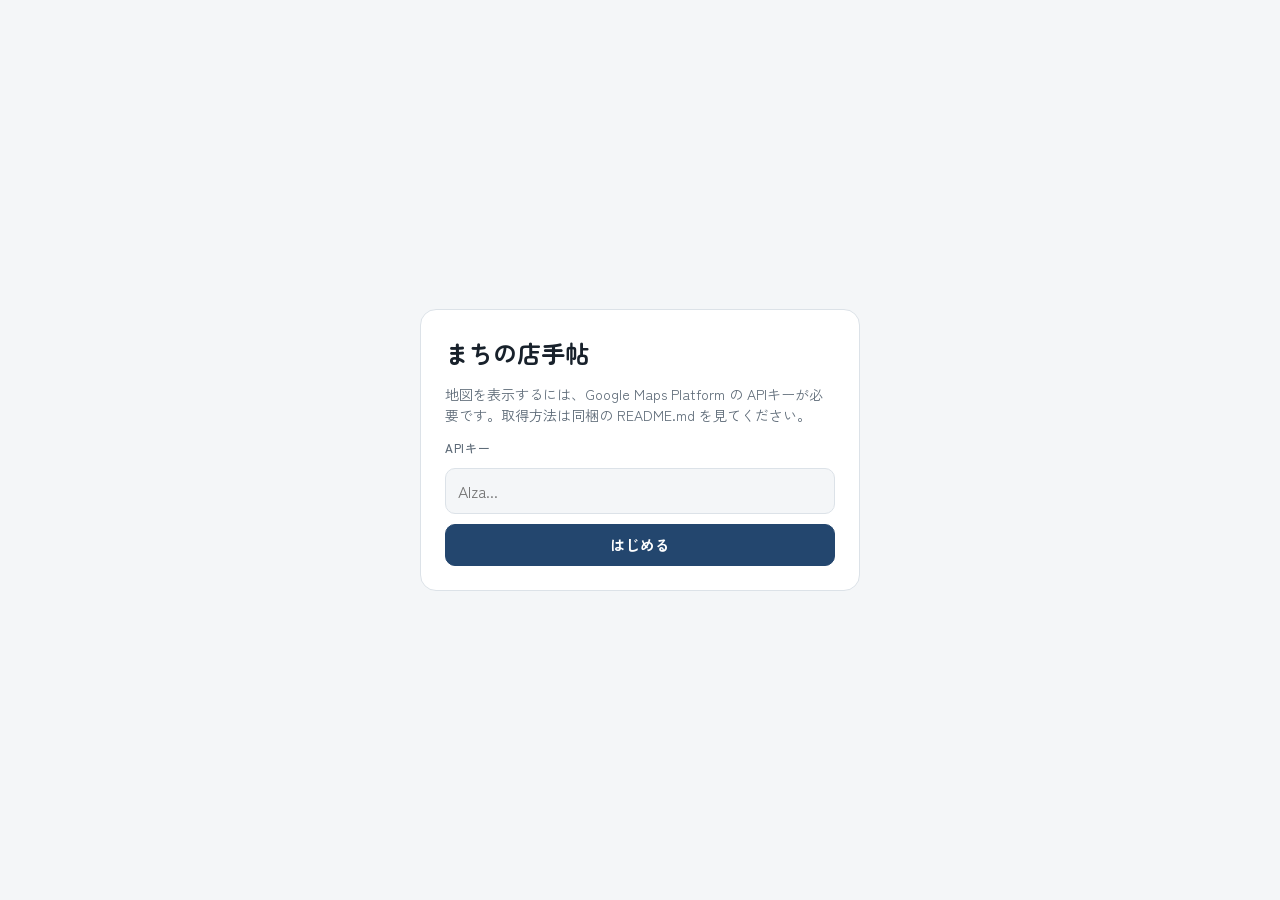
<file: index.html>
<!doctype html>
<html lang="ja">
<head>
<meta charset="utf-8">
<meta name="viewport" content="width=device-width,initial-scale=1,viewport-fit=cover">
<title>まちの店手帖</title>
<meta name="theme-color" content="#1F3A5F">
<meta name="apple-mobile-web-app-capable" content="yes">
<meta name="apple-mobile-web-app-title" content="店手帖">
<link rel="manifest" href="manifest.webmanifest?v=20">
<link rel="icon" href="icon.svg?v=20" type="image/svg+xml">
<link rel="apple-touch-icon" href="apple-touch-icon.png?v=20">
<link rel="preconnect" href="https://fonts.googleapis.com">
<link rel="preconnect" href="https://fonts.gstatic.com" crossorigin>
<link rel="stylesheet" href="https://fonts.googleapis.com/css2?family=Zen+Maru+Gothic:wght@500;700&family=Zen+Kaku+Gothic+New:wght@400;500;700&display=swap">
<link rel="stylesheet" href="style.css?v=20">
<script src="config.js?v=20"></script>
<script src="app.js?v=20" defer></script>
</head>
<body>

<!-- 初回設定：APIキー入力 -->
<section id="setup" class="setup" hidden>
  <div class="setup-card">
    <h1>まちの店手帖</h1>
    <p>地図を表示するには、Google Maps Platform の APIキーが必要です。取得方法は同梱の README.md を見てください。</p>
    <form id="setupForm" class="stack">
      <label for="keyInput" class="lbl">APIキー</label>
      <input id="keyInput" type="text" autocomplete="off" spellcheck="false" placeholder="AIza...">
      <p id="setupErr" class="err" hidden></p>
      <button class="primary" type="submit">はじめる</button>
    </form>
  </div>
</section>

<div id="app" class="app">
  <div id="map" class="map" aria-label="地図"></div>

  <header class="topbar">
    <div class="brand">
      <span class="brand-name">まちの店手帖</span>
      <button type="button" class="icon-btn" id="menuBtn" aria-haspopup="true" aria-expanded="false" aria-label="メニュー">⋯</button>
    </div>
    <div class="menu" id="menu" hidden>
      <button type="button" id="exportBtn">バックアップを保存</button>
      <label class="menu-file">バックアップを読み込む<input type="file" id="importInput" accept="application/json,.json"></label>
      <button type="button" id="keyBtn">APIキーを変更</button>
    </div>
  </header>

  <div class="jump">
    <button type="button" id="nearBtn" class="near-btn">近くを探す</button>
    <button type="button" id="locateBtn" class="locate">現在地</button>
  </div>

  <button type="button" class="fab" id="addBtn">＋ 記録する</button>

  <section class="sheet" id="sheet" data-size="peek" aria-label="お店の一覧">
    <button type="button" class="handle" id="handle" aria-label="一覧を広げる・たたむ"><span></span></button>
    <div class="sheet-body" id="sheetBody"></div>
  </section>
</div>

<!-- 記録・編集フォーム -->
<dialog id="formDlg" class="dlg">
  <form id="shopForm" method="dialog" class="dlg-inner" autocomplete="off">
    <div class="dlg-head">
      <h2 id="formTitle">お店を記録</h2>
      <button type="button" class="ghost" id="formClose">閉じる</button>
    </div>

    <div class="field">
      <label for="placeQ" class="lbl">お店を探す</label>
      <div class="search-row">
        <input type="search" id="placeQ" placeholder="店名を入力（例：天神 うどん 〇〇）" enterkeyhint="search">
        <button type="button" id="placeSearch">検索</button>
      </div>
      <button type="button" class="ghost small" id="useHere">今いる場所で登録する</button>
      <ul class="cands" id="cands"></ul>
      <div class="picked" id="picked" hidden></div>
    </div>

    <div class="field">
      <label for="f-name" class="lbl">店名 <span class="req">*</span></label>
      <input type="text" id="f-name" required maxlength="60">
    </div>
    <div class="field">
      <label for="f-area" class="lbl">エリア</label>
      <input type="text" id="f-area" maxlength="30" placeholder="例：天神、博多駅前、大名">
      <div class="chips" id="areaChips"></div>
    </div>
    <div class="field">
      <span class="lbl">写真（入口・外観・料理など）</span>
      <div class="photo-grid" id="photoGrid"></div>
    </div>
    <div class="field">
      <span class="lbl">ジャンル</span>
      <div class="chips" id="genreChips"></div>
    </div>
    <div class="field">
      <span class="lbl">おすすめ度</span>
      <div class="stars" id="stars"></div>
    </div>
    <div class="field">
      <label for="f-memo" class="lbl">ひとことメモ</label>
      <textarea id="f-memo" maxlength="300" placeholder="頼んだもの、雰囲気、値段など"></textarea>
    </div>
    <div class="dlg-foot">
      <button type="button" class="ghost" id="formCancel">キャンセル</button>
      <button type="submit" class="primary" id="saveBtn">保存</button>
    </div>
  </form>
</dialog>

<div id="viewer"></div>
<div id="toast" class="toast" hidden></div>
</body>
</html>
</file>
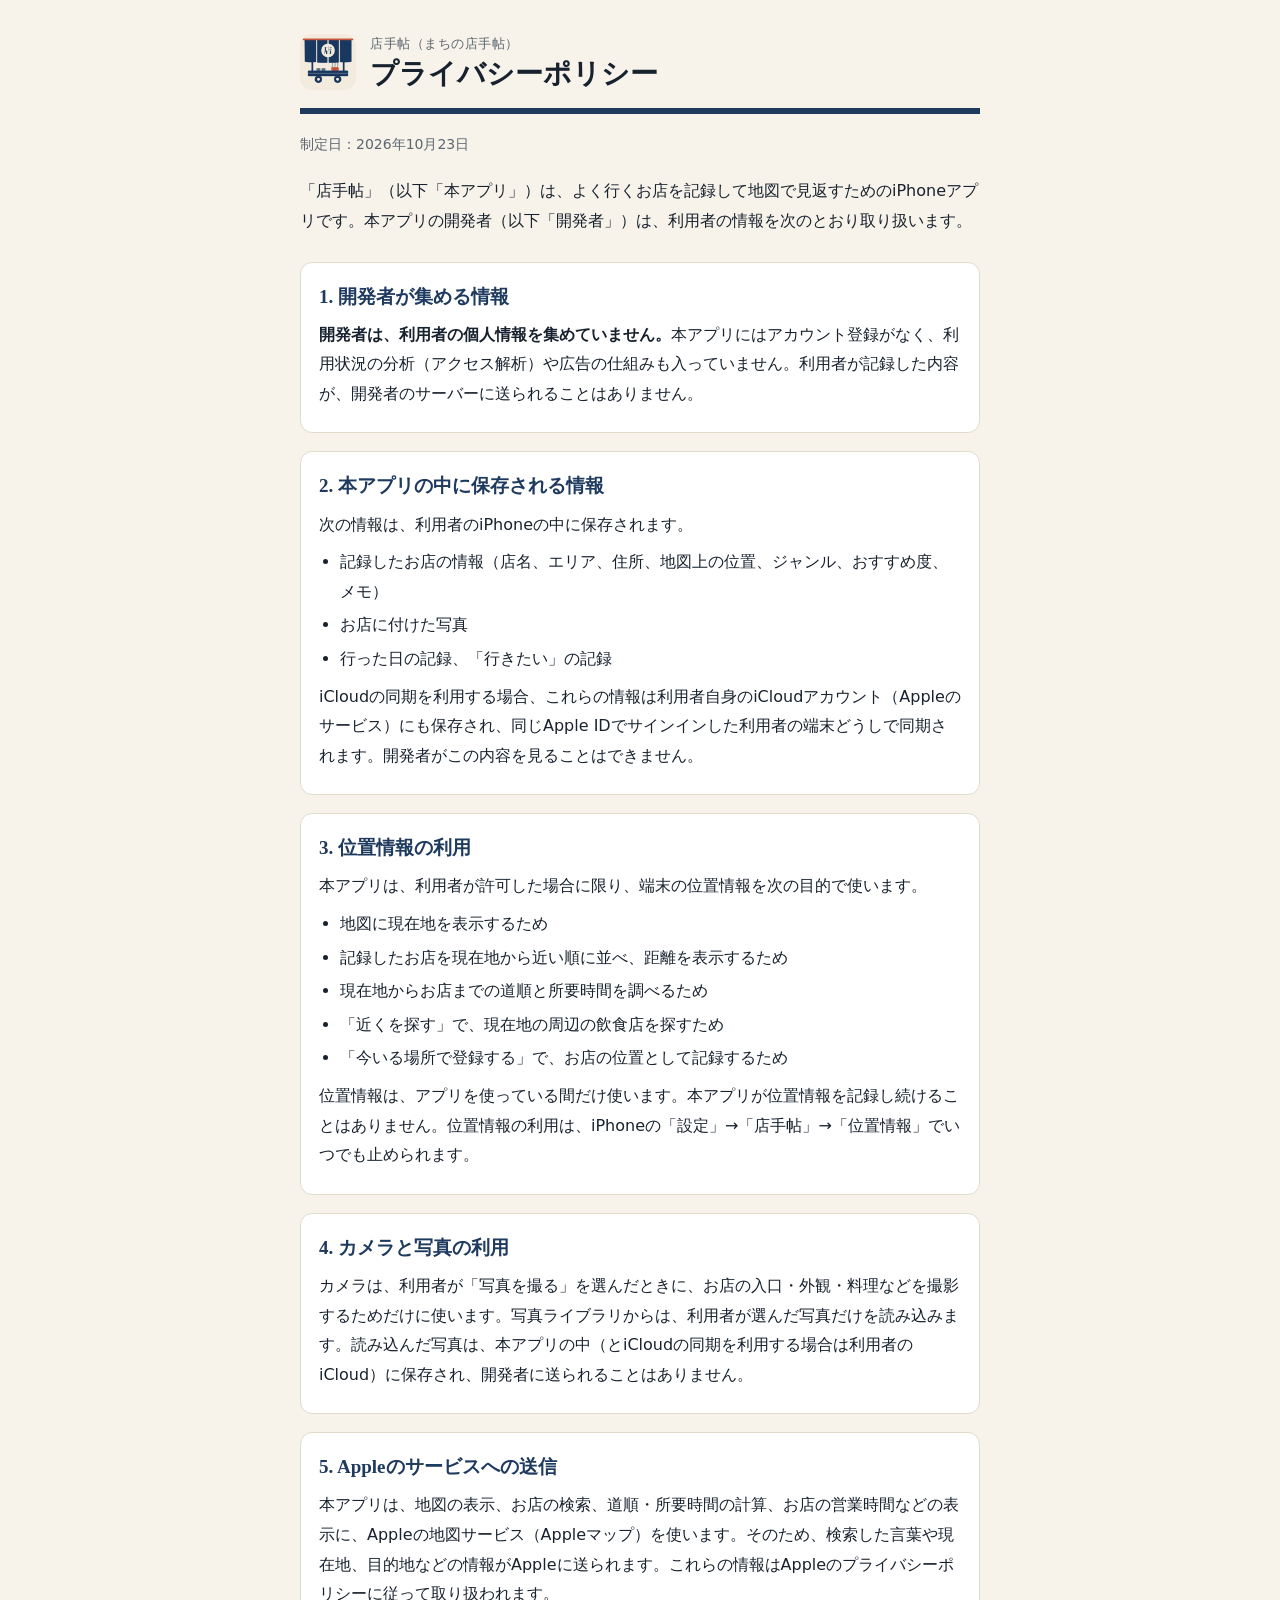
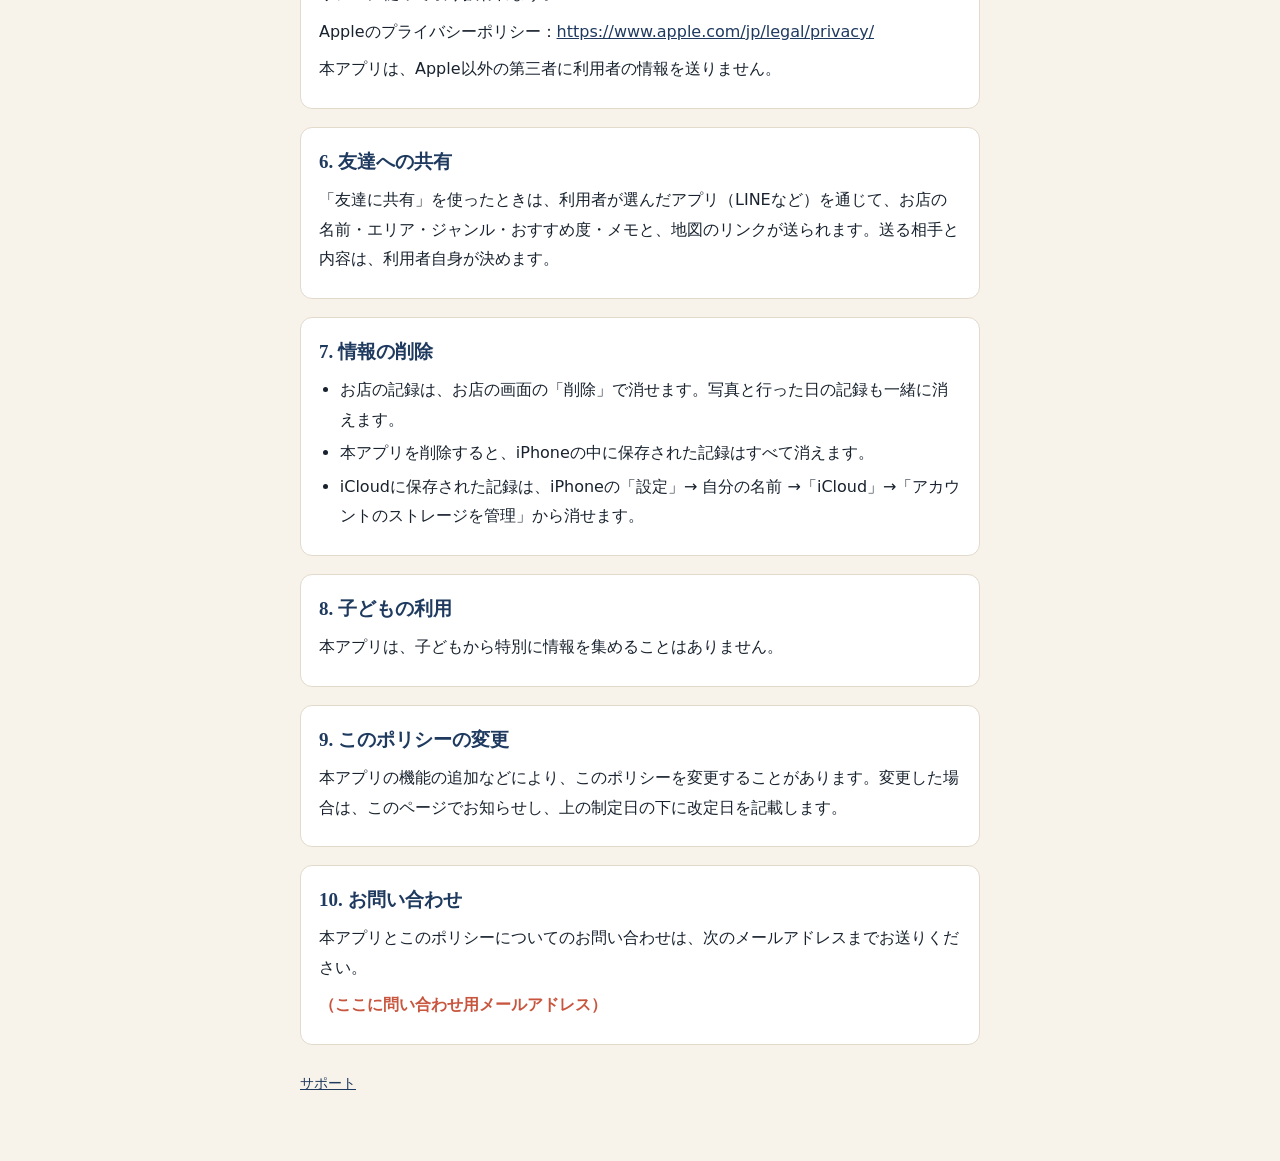
<file: privacy.html>
<!doctype html>
<html lang="ja">
<head>
<meta charset="utf-8">
<meta name="viewport" content="width=device-width,initial-scale=1">
<title>プライバシーポリシー｜店手帖</title>
<link rel="icon" href="icon.svg" type="image/svg+xml">
<link rel="stylesheet" href="doc.css">
</head>
<body>
<main class="doc">
  <header class="doc-head">
    <img src="icon-192.png" alt="" width="56" height="56">
    <div>
      <p class="eyebrow">店手帖（まちの店手帖）</p>
      <h1>プライバシーポリシー</h1>
    </div>
  </header>
  <p class="meta">制定日：2026年10月23日</p>

  <p>「店手帖」（以下「本アプリ」）は、よく行くお店を記録して地図で見返すためのiPhoneアプリです。本アプリの開発者（以下「開発者」）は、利用者の情報を次のとおり取り扱います。</p>

  <section>
    <h2>1. 開発者が集める情報</h2>
    <p><strong>開発者は、利用者の個人情報を集めていません。</strong>本アプリにはアカウント登録がなく、利用状況の分析（アクセス解析）や広告の仕組みも入っていません。利用者が記録した内容が、開発者のサーバーに送られることはありません。</p>
  </section>

  <section>
    <h2>2. 本アプリの中に保存される情報</h2>
    <p>次の情報は、利用者のiPhoneの中に保存されます。</p>
    <ul>
      <li>記録したお店の情報（店名、エリア、住所、地図上の位置、ジャンル、おすすめ度、メモ）</li>
      <li>お店に付けた写真</li>
      <li>行った日の記録、「行きたい」の記録</li>
    </ul>
    <p>iCloudの同期を利用する場合、これらの情報は利用者自身のiCloudアカウント（Appleのサービス）にも保存され、同じApple IDでサインインした利用者の端末どうしで同期されます。開発者がこの内容を見ることはできません。</p>
  </section>

  <section>
    <h2>3. 位置情報の利用</h2>
    <p>本アプリは、利用者が許可した場合に限り、端末の位置情報を次の目的で使います。</p>
    <ul>
      <li>地図に現在地を表示するため</li>
      <li>記録したお店を現在地から近い順に並べ、距離を表示するため</li>
      <li>現在地からお店までの道順と所要時間を調べるため</li>
      <li>「近くを探す」で、現在地の周辺の飲食店を探すため</li>
      <li>「今いる場所で登録する」で、お店の位置として記録するため</li>
    </ul>
    <p>位置情報は、アプリを使っている間だけ使います。本アプリが位置情報を記録し続けることはありません。位置情報の利用は、iPhoneの「設定」→「店手帖」→「位置情報」でいつでも止められます。</p>
  </section>

  <section>
    <h2>4. カメラと写真の利用</h2>
    <p>カメラは、利用者が「写真を撮る」を選んだときに、お店の入口・外観・料理などを撮影するためだけに使います。写真ライブラリからは、利用者が選んだ写真だけを読み込みます。読み込んだ写真は、本アプリの中（とiCloudの同期を利用する場合は利用者のiCloud）に保存され、開発者に送られることはありません。</p>
  </section>

  <section>
    <h2>5. Appleのサービスへの送信</h2>
    <p>本アプリは、地図の表示、お店の検索、道順・所要時間の計算、お店の営業時間などの表示に、Appleの地図サービス（Appleマップ）を使います。そのため、検索した言葉や現在地、目的地などの情報がAppleに送られます。これらの情報はAppleのプライバシーポリシーに従って取り扱われます。</p>
    <p>Appleのプライバシーポリシー：<a href="https://www.apple.com/jp/legal/privacy/">https://www.apple.com/jp/legal/privacy/</a></p>
    <p>本アプリは、Apple以外の第三者に利用者の情報を送りません。</p>
  </section>

  <section>
    <h2>6. 友達への共有</h2>
    <p>「友達に共有」を使ったときは、利用者が選んだアプリ（LINEなど）を通じて、お店の名前・エリア・ジャンル・おすすめ度・メモと、地図のリンクが送られます。送る相手と内容は、利用者自身が決めます。</p>
  </section>

  <section>
    <h2>7. 情報の削除</h2>
    <ul>
      <li>お店の記録は、お店の画面の「削除」で消せます。写真と行った日の記録も一緒に消えます。</li>
      <li>本アプリを削除すると、iPhoneの中に保存された記録はすべて消えます。</li>
      <li>iCloudに保存された記録は、iPhoneの「設定」→ 自分の名前 →「iCloud」→「アカウントのストレージを管理」から消せます。</li>
    </ul>
  </section>

  <section>
    <h2>8. 子どもの利用</h2>
    <p>本アプリは、子どもから特別に情報を集めることはありません。</p>
  </section>

  <section>
    <h2>9. このポリシーの変更</h2>
    <p>本アプリの機能の追加などにより、このポリシーを変更することがあります。変更した場合は、このページでお知らせし、上の制定日の下に改定日を記載します。</p>
  </section>

  <section>
    <h2>10. お問い合わせ</h2>
    <p>本アプリとこのポリシーについてのお問い合わせは、次のメールアドレスまでお送りください。</p>
    <p class="contact">（ここに問い合わせ用メールアドレス）</p>
  </section>

  <footer class="doc-foot">
    <a href="support.html">サポート</a>
  </footer>
</main>
</body>
</html>
</file>
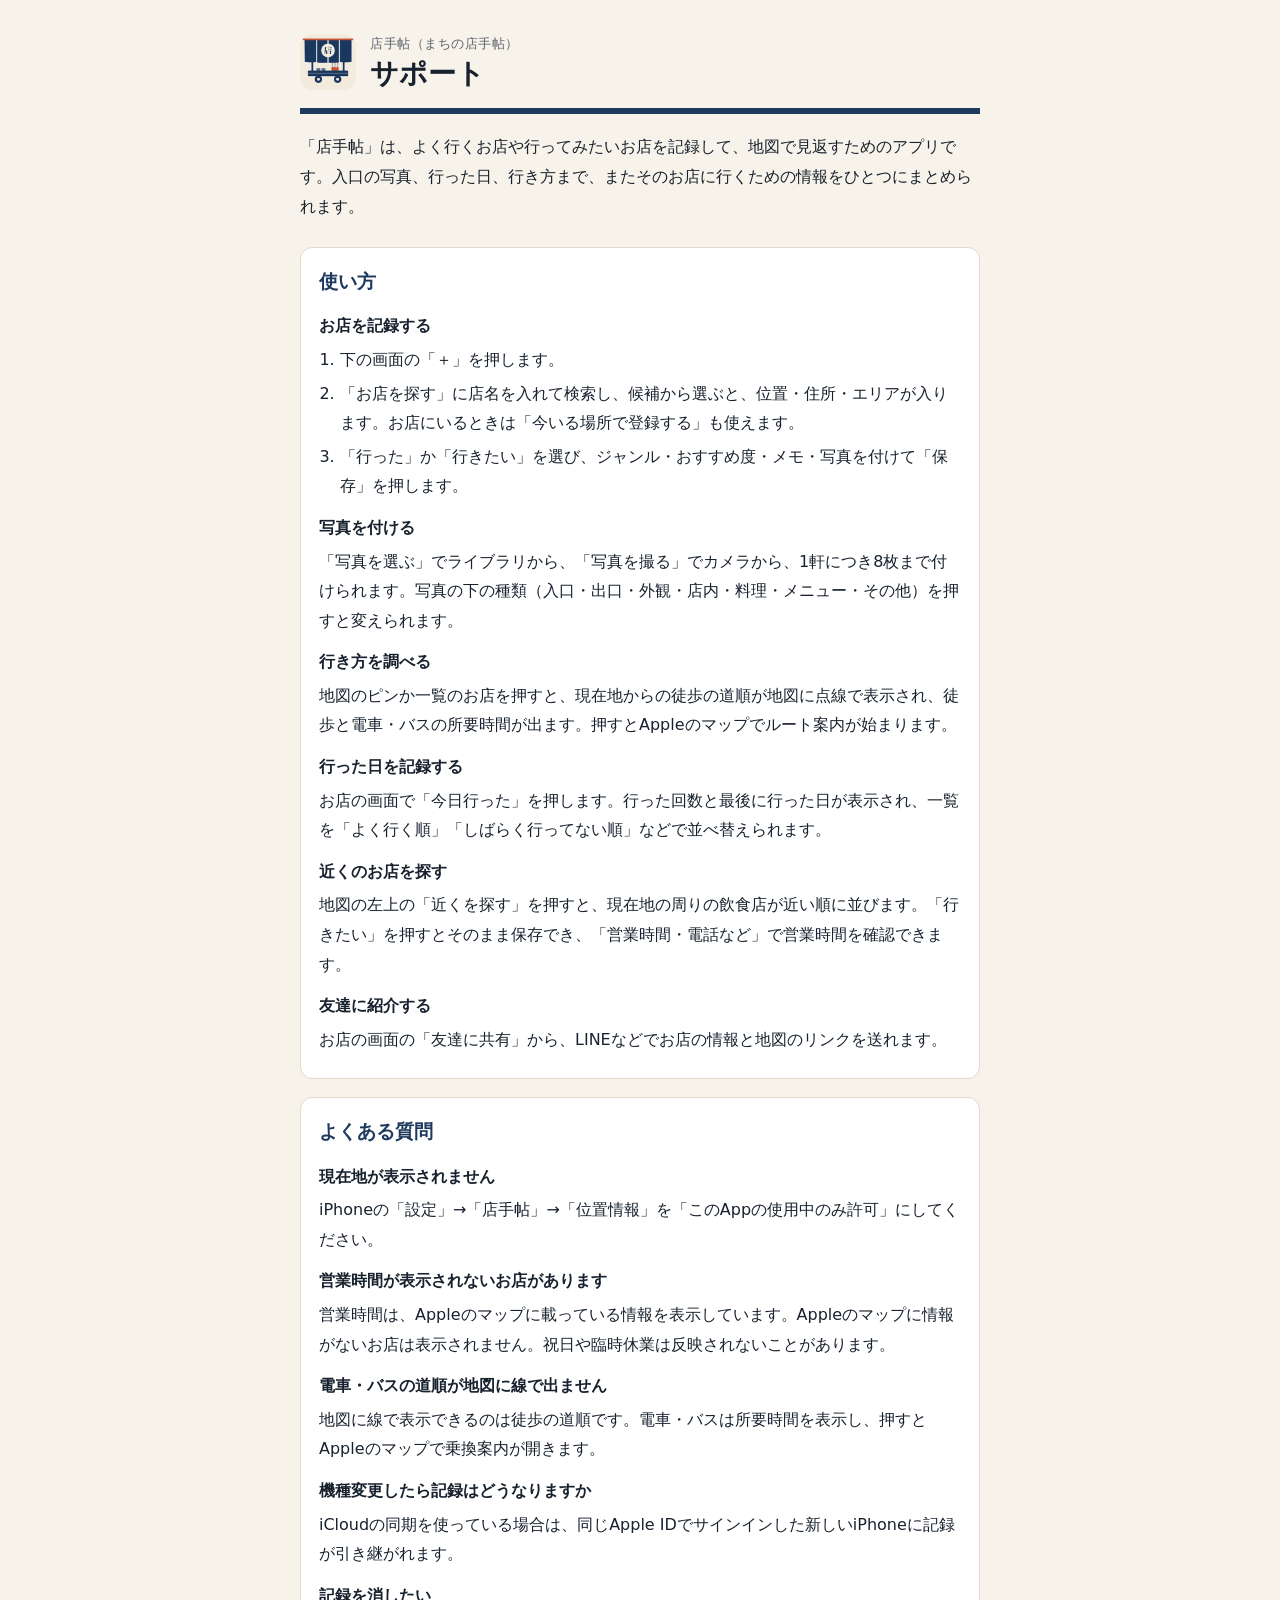
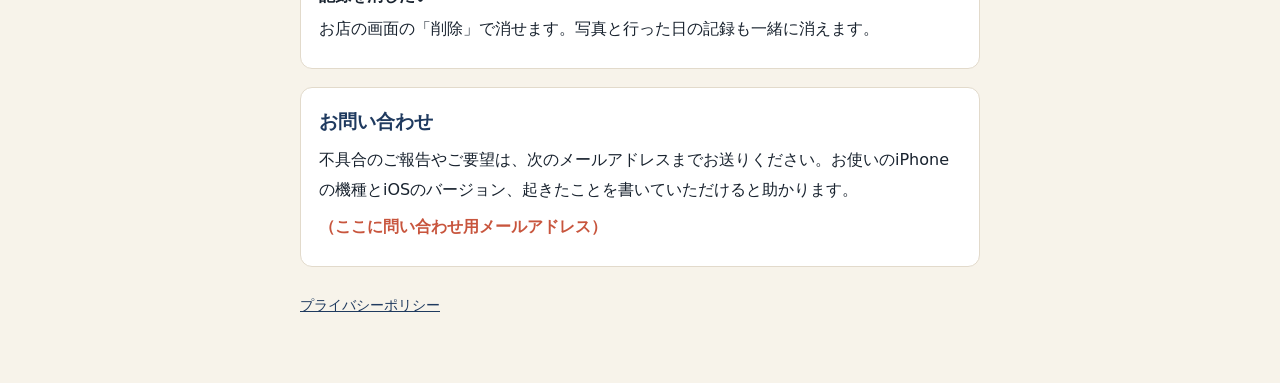
<file: support.html>
<!doctype html>
<html lang="ja">
<head>
<meta charset="utf-8">
<meta name="viewport" content="width=device-width,initial-scale=1">
<title>サポート｜店手帖</title>
<link rel="icon" href="icon.svg" type="image/svg+xml">
<link rel="stylesheet" href="doc.css">
</head>
<body>
<main class="doc">
  <header class="doc-head">
    <img src="icon-192.png" alt="" width="56" height="56">
    <div>
      <p class="eyebrow">店手帖（まちの店手帖）</p>
      <h1>サポート</h1>
    </div>
  </header>

  <p>「店手帖」は、よく行くお店や行ってみたいお店を記録して、地図で見返すためのアプリです。入口の写真、行った日、行き方まで、またそのお店に行くための情報をひとつにまとめられます。</p>

  <section>
    <h2>使い方</h2>
    <h3>お店を記録する</h3>
    <ol>
      <li>下の画面の「＋」を押します。</li>
      <li>「お店を探す」に店名を入れて検索し、候補から選ぶと、位置・住所・エリアが入ります。お店にいるときは「今いる場所で登録する」も使えます。</li>
      <li>「行った」か「行きたい」を選び、ジャンル・おすすめ度・メモ・写真を付けて「保存」を押します。</li>
    </ol>
    <h3>写真を付ける</h3>
    <p>「写真を選ぶ」でライブラリから、「写真を撮る」でカメラから、1軒につき8枚まで付けられます。写真の下の種類（入口・出口・外観・店内・料理・メニュー・その他）を押すと変えられます。</p>
    <h3>行き方を調べる</h3>
    <p>地図のピンか一覧のお店を押すと、現在地からの徒歩の道順が地図に点線で表示され、徒歩と電車・バスの所要時間が出ます。押すとAppleのマップでルート案内が始まります。</p>
    <h3>行った日を記録する</h3>
    <p>お店の画面で「今日行った」を押します。行った回数と最後に行った日が表示され、一覧を「よく行く順」「しばらく行ってない順」などで並べ替えられます。</p>
    <h3>近くのお店を探す</h3>
    <p>地図の左上の「近くを探す」を押すと、現在地の周りの飲食店が近い順に並びます。「行きたい」を押すとそのまま保存でき、「営業時間・電話など」で営業時間を確認できます。</p>
    <h3>友達に紹介する</h3>
    <p>お店の画面の「友達に共有」から、LINEなどでお店の情報と地図のリンクを送れます。</p>
  </section>

  <section>
    <h2>よくある質問</h2>
    <h3>現在地が表示されません</h3>
    <p>iPhoneの「設定」→「店手帖」→「位置情報」を「このAppの使用中のみ許可」にしてください。</p>
    <h3>営業時間が表示されないお店があります</h3>
    <p>営業時間は、Appleのマップに載っている情報を表示しています。Appleのマップに情報がないお店は表示されません。祝日や臨時休業は反映されないことがあります。</p>
    <h3>電車・バスの道順が地図に線で出ません</h3>
    <p>地図に線で表示できるのは徒歩の道順です。電車・バスは所要時間を表示し、押すとAppleのマップで乗換案内が開きます。</p>
    <h3>機種変更したら記録はどうなりますか</h3>
    <p>iCloudの同期を使っている場合は、同じApple IDでサインインした新しいiPhoneに記録が引き継がれます。</p>
    <h3>記録を消したい</h3>
    <p>お店の画面の「削除」で消せます。写真と行った日の記録も一緒に消えます。</p>
  </section>

  <section>
    <h2>お問い合わせ</h2>
    <p>不具合のご報告やご要望は、次のメールアドレスまでお送りください。お使いのiPhoneの機種とiOSのバージョン、起きたことを書いていただけると助かります。</p>
    <p class="contact">（ここに問い合わせ用メールアドレス）</p>
  </section>

  <footer class="doc-foot">
    <a href="privacy.html">プライバシーポリシー</a>
  </footer>
</main>
</body>
</html>
</file>
<file: style.css>
:root{
  color-scheme:light;
  --bg:#F4F6F8; --surface:#FFFFFF; --ink:#18212B; --muted:#5E6B78; --line:#DCE2E8;
  --accent:#23466E; --accent-ink:#FFFFFF; --accent-soft:#E3EBF4;
  --star:#D49A12; --danger:#B3362B; --chip:#EDF1F5; --walk:#4A7BB7;
  --shadow:0 6px 24px rgba(16,28,44,.16);
  --display:"Zen Maru Gothic","Hiragino Maru Gothic ProN",system-ui,sans-serif;
  --body:"Zen Kaku Gothic New","Hiragino Sans","Noto Sans JP",system-ui,sans-serif;
  --safe-t:env(safe-area-inset-top,0px); --safe-b:env(safe-area-inset-bottom,0px);
}
@media (prefers-color-scheme: dark){
  :root{
    color-scheme:dark;
    --bg:#11161C; --surface:#1A2129; --ink:#E7ECF1; --muted:#9AA7B4; --line:#2C3641;
    --accent:#8DB4E2; --accent-ink:#0F1822; --accent-soft:#223244;
    --star:#F0B83A; --danger:#E0786D; --chip:#242D37; --walk:#8DB4E2;
    --shadow:0 6px 24px rgba(0,0,0,.45);
  }
}
*{box-sizing:border-box}
html,body{height:100%;margin:0}
body{background:var(--bg);color:var(--ink);font-family:var(--body);font-size:15px;line-height:1.55;overflow:hidden}
button{font:inherit;cursor:pointer;border-radius:10px;border:1px solid var(--line);background:var(--surface);color:var(--ink);padding:8px 14px}
button:disabled{opacity:.5;cursor:default}
button:focus-visible,input:focus-visible,textarea:focus-visible,a:focus-visible,label:focus-within{outline:2px solid var(--accent);outline-offset:2px}
input[type=text],input[type=search],textarea{font:inherit;font-size:16px;width:100%;padding:10px 12px;border:1px solid var(--line);border-radius:10px;background:var(--bg);color:var(--ink)}
textarea{min-height:64px;resize:vertical}
.primary{background:var(--accent);color:var(--accent-ink);border-color:var(--accent);font-weight:700}
.ghost{border-color:transparent;background:transparent;color:var(--muted)}
.small{font-size:13px;padding:4px 8px;align-self:flex-start}
.danger{color:var(--danger)}
.lbl{font-size:12px;color:var(--muted);letter-spacing:.06em;font-weight:500}
.req{color:var(--danger)}
.err{color:var(--danger);font-size:13px;margin:0}
.hint{font-size:12px;color:var(--muted);margin:0}
.stack{display:flex;flex-direction:column;gap:10px}
[hidden]{display:none!important}

/* setup */
.setup{position:fixed;inset:0;display:flex;align-items:center;justify-content:center;padding:16px;background:var(--bg);z-index:50}
.setup-card{max-width:440px;width:100%;background:var(--surface);border:1px solid var(--line);border-radius:16px;padding:24px;display:flex;flex-direction:column;gap:12px}
.setup-card h1{font-family:var(--display);margin:0;font-size:24px}
.setup-card p{margin:0;color:var(--muted);font-size:14px}

/* layout */
.app{position:fixed;inset:0}
.map{position:absolute;inset:0;background:var(--chip)}
.topbar{position:absolute;top:calc(10px + var(--safe-t));left:12px;right:12px;display:flex;flex-direction:column;align-items:flex-start;gap:6px;pointer-events:none;z-index:5}
.brand{display:flex;align-items:center;gap:4px;background:var(--surface);border-radius:12px;box-shadow:var(--shadow);padding:4px 4px 4px 14px;pointer-events:auto}
.brand-name{font-family:var(--display);font-weight:700;font-size:16px;letter-spacing:.02em}
.icon-btn{border:none;background:transparent;font-size:20px;line-height:1;padding:6px 10px}
.menu{pointer-events:auto;background:var(--surface);border-radius:12px;box-shadow:var(--shadow);display:flex;flex-direction:column;padding:6px;min-width:200px}
.menu button,.menu-file{border:none;background:transparent;text-align:left;padding:10px 12px;border-radius:8px;font-size:14px;cursor:pointer;position:relative}
.menu button:hover,.menu-file:hover{background:var(--chip)}
.menu-file input{position:absolute;inset:0;opacity:0;cursor:pointer}
.jump{position:absolute;top:calc(10px + var(--safe-t));right:12px;display:flex;flex-direction:column;gap:6px;z-index:5}
.jump button{box-shadow:var(--shadow);border:none;font-size:13px;padding:7px 12px;font-weight:500}
.jump .locate{background:var(--accent);color:var(--accent-ink)}
.jump .locate.following{box-shadow:0 0 0 3px #1A73E8,var(--shadow)}
.fab{position:absolute;right:12px;bottom:calc(var(--sheet-h,132px) + 12px);z-index:6;background:var(--accent);color:var(--accent-ink);border:none;font-weight:700;padding:12px 18px;border-radius:999px;box-shadow:var(--shadow);transition:bottom .25s}

/* markers */
.pin{display:flex;flex-direction:column;align-items:center;transform:translateY(2px);cursor:pointer}
.pin b{background:var(--accent);color:var(--accent-ink);font-family:var(--body);font-size:12px;font-weight:700;padding:4px 8px;border-radius:10px;border:2px solid #fff;box-shadow:0 2px 6px rgba(0,0,0,.3);white-space:nowrap;max-width:9em;overflow:hidden;text-overflow:ellipsis}
.pin i{width:0;height:0;border-left:6px solid transparent;border-right:6px solid transparent;border-top:8px solid var(--accent);margin-top:-1px}
.pin b{display:flex;align-items:center;opacity:1;border-width:3px}
/* Opening status as the border colour; unknown hours keep the white border. */
.pin.st-on b{border-color:#2FA35A}
.pin.st-soon b{border-color:#F2B01E}
.pin.st-off b{border-color:#9AA3AD}
.pin.sel{z-index:1}
.pin.sel b{transform:scale(1.12);box-shadow:0 0 0 3px #18212B,0 3px 10px rgba(0,0,0,.35)}
.dot{display:inline-block;width:8px;height:8px;border-radius:50%;margin-right:5px;vertical-align:1px}
.dot.on{background:#2FA35A}
.chip[aria-pressed="true"] .dot{box-shadow:0 0 0 1.5px rgba(255,255,255,.9)}
.hours-badge{font-size:11px;font-weight:700;padding:1px 8px;border-radius:999px;white-space:nowrap}
.hours-badge.on{background:#E3F4E8;color:#1E6B3A}
.hours-badge.soon{background:#FCF1D8;color:#7A5200}
.hours-badge.off{background:var(--chip);color:var(--muted)}
.jump .near-btn{background:var(--star);color:#1a1300;font-weight:700}
.pin.near b{background:#FFFFFF;color:#18212B;border-color:#18212B}
.pin.near i{border-top-color:#18212B}
.near-item{grid-template-columns:1fr auto}
.near-item .dist{line-height:1.4}
.near-sel{background:var(--accent-soft);border-radius:10px}
.near-sel .item{border-bottom:none;padding-left:8px;padding-right:8px}
.near-ops{display:flex;flex-wrap:wrap;gap:6px;padding:0 8px 10px}
.near-ops a,.near-ops button{font-size:13px;padding:7px 12px;border-radius:8px;border:1px solid var(--line);background:var(--surface);color:var(--ink);text-decoration:none}
.near-ops .primary{background:var(--accent);color:var(--accent-ink);border-color:var(--accent)}
.g-rate{color:var(--star);font-weight:700;white-space:nowrap}
.g-rate small{color:var(--muted);font-weight:400}
.saved-badge{font-size:11px;font-weight:700;padding:1px 8px;border-radius:999px;border:1px solid var(--accent);color:var(--accent)}
.hours{border:1px solid var(--line);border-radius:10px;padding:8px 12px}
.hours summary{display:flex;align-items:center;gap:8px;cursor:pointer;list-style:none;font-size:13px}
.hours summary::-webkit-details-marker{display:none}
.hours-more{color:var(--muted);font-size:12px;margin-left:auto}
.hours ul{list-style:none;margin:8px 0 4px;padding:0;font-size:13px;display:flex;flex-direction:column;gap:2px;font-variant-numeric:tabular-nums}
@media (prefers-color-scheme: dark){
  .hours-badge.on{background:#173A24;color:#8FD9A8}
  .hours-badge.soon{background:#3A2E10;color:#F0C66A}
}
.me{position:relative;width:18px;height:18px;border-radius:50%;background:#1A73E8;border:3px solid #fff;box-shadow:0 2px 6px rgba(0,0,0,.3)}
.me-pulse{position:absolute;left:50%;top:50%;width:18px;height:18px;margin:-9px 0 0 -9px;border-radius:50%;background:rgba(26,115,232,.35);z-index:-1;pointer-events:none}
@media (prefers-reduced-motion:no-preference){.me-pulse{animation:me-pulse 2s ease-out infinite}}
@keyframes me-pulse{from{transform:scale(1);opacity:.9}to{transform:scale(3.2);opacity:0}}

/* bottom sheet */
.sheet{position:absolute;left:0;right:0;bottom:0;z-index:7;background:var(--surface);border-radius:18px 18px 0 0;box-shadow:0 -6px 24px rgba(16,28,44,.14);display:flex;flex-direction:column;height:var(--sheet-h,132px);transition:height .25s;padding-bottom:var(--safe-b);max-width:720px;margin:0 auto}
.handle{border:none;background:transparent;padding:12px 0 10px;width:100%;display:flex;justify-content:center;flex:0 0 auto;touch-action:none;cursor:grab}
.sheet-head{touch-action:none}
.sheet-dragging .sheet,.sheet-dragging .fab{transition:none}
.sheet-dragging{user-select:none;-webkit-user-select:none}
.handle span{width:40px;height:5px;border-radius:3px;background:var(--line)}
.sheet-body{overflow-y:auto;padding:0 16px 16px;flex:1;display:flex;flex-direction:column;gap:12px;overscroll-behavior:contain}
@media (prefers-reduced-motion:reduce){.sheet,.fab{transition:none}}

.sheet-head{display:flex;align-items:baseline;justify-content:space-between;gap:8px}
.sheet-head h2{font-family:var(--display);font-size:18px;margin:0}
.count{color:var(--muted);font-size:13px;font-variant-numeric:tabular-nums}
.filters{display:flex;flex-direction:column;gap:8px}
.row{display:flex;gap:6px;overflow-x:auto;padding-bottom:2px}
.tab{white-space:nowrap;border-radius:999px;padding:5px 12px;font-size:13px;flex:0 0 auto}
.tab[aria-pressed="true"]{background:var(--ink);color:var(--bg);border-color:var(--ink)}
.chips{display:flex;flex-wrap:wrap;gap:6px}
.chip{border-radius:999px;padding:5px 12px;font-size:13px;background:var(--chip);border:1px solid transparent;flex:0 0 auto;white-space:nowrap}
.chip[aria-pressed="true"]{background:var(--accent);color:var(--accent-ink)}

.items{list-style:none;margin:0;padding:0;display:flex;flex-direction:column}
.item{display:grid;grid-template-columns:56px 1fr auto;gap:2px 12px;align-items:center;padding:10px 0;border-bottom:1px solid var(--line);cursor:pointer;background:none;border-left:none;border-right:none;border-top:none;border-radius:0;text-align:left;width:100%}
.item .thumb{grid-row:1/3;width:56px;height:56px;border-radius:10px;object-fit:cover;background:var(--chip);display:flex;align-items:center;justify-content:center;color:var(--muted);font-size:11px}
.item .nm{font-weight:700;overflow:hidden;text-overflow:ellipsis;white-space:nowrap}
.item .meta{font-size:12px;color:var(--muted);display:flex;gap:8px;flex-wrap:wrap}
.item .dist{grid-row:1/3;font-size:12px;color:var(--muted);font-variant-numeric:tabular-nums;text-align:right}
.rate{color:var(--star);letter-spacing:1px;white-space:nowrap}
.rate .off{color:var(--line)}
.genre{font-size:11px;font-weight:500;padding:1px 8px;border-radius:999px;background:var(--accent-soft)}
.empty{color:var(--muted);text-align:center;padding:20px 0;margin:0}

/* detail */
.detail{display:flex;flex-direction:column;gap:10px}
.back{align-self:flex-start;padding:4px 8px;font-size:13px}
.d-title{display:flex;align-items:center;gap:8px;flex-wrap:wrap}
.d-title h2{font-family:var(--display);font-size:21px;margin:0}
.d-addr{font-size:13px;color:var(--muted);margin:0}
.d-memo{margin:0;white-space:pre-wrap;overflow-wrap:anywhere}
.go{display:grid;grid-template-columns:1fr 1fr;gap:8px}
.go button{padding:12px 8px;font-weight:700;border-radius:12px}
.go .walk{background:var(--accent-soft);border-color:var(--accent-soft)}
.go .transit{background:var(--accent);color:var(--accent-ink);border:1px solid var(--accent);display:flex;align-items:center;justify-content:center;text-align:center;padding:12px 8px;font-weight:700;border-radius:12px;text-decoration:none;font-size:14px}
.cmp-small{font-size:14px!important}
.primary-link{background:var(--accent);color:var(--accent-ink);border-color:var(--accent);font-weight:700}
.ops{display:flex;gap:6px;flex-wrap:wrap}
.ops a,.ops button{font-size:13px;padding:6px 10px;border-radius:8px;border:1px solid var(--line);background:transparent;color:var(--ink);text-decoration:none}
.thumbs{display:flex;gap:6px;overflow-x:auto}
.thumbs button{padding:0;border:none;background:none;position:relative;flex:0 0 auto;border-radius:8px}
.thumbs img{width:88px;height:88px;object-fit:cover;border-radius:8px;display:block}
.thumbs span{position:absolute;left:4px;bottom:4px;font-size:10px;background:rgba(10,15,20,.65);color:#fff;border-radius:6px;padding:0 5px}

/* route */
.route-sum{display:flex;align-items:baseline;gap:10px;flex-wrap:wrap}
.route-sum strong{font-family:var(--display);font-size:26px;font-variant-numeric:tabular-nums}
.route-sum span{color:var(--muted);font-size:13px}
.steps{list-style:none;margin:0;padding:0;display:flex;flex-direction:column}
.step{display:grid;grid-template-columns:52px 1fr;gap:10px;padding:8px 0;border-left:none;position:relative}
.step .kind{font-size:11px;font-weight:700;text-align:center;border-radius:8px;padding:4px 2px;align-self:start;background:var(--chip)}
.step.walk .kind{color:var(--walk)}
.step.transit .kind{color:#fff}
.step .body{display:flex;flex-direction:column;gap:2px;font-size:14px}
.step .body small{color:var(--muted);font-size:12px}
.step .line{font-weight:700}
.tabs2{display:inline-flex;border:1px solid var(--line);border-radius:10px;overflow:hidden;align-self:flex-start}
.tabs2 button{border:none;border-radius:0;padding:6px 14px;font-size:13px}
.tabs2 button[aria-pressed="true"]{background:var(--ink);color:var(--bg)}
.compare{display:grid;grid-template-columns:1fr 1fr;gap:8px}
.compare button{display:flex;flex-direction:column;align-items:flex-start;gap:2px;padding:10px 12px;border-radius:12px;position:relative;text-align:left}
.compare button[aria-pressed="true"]{border-color:var(--accent);box-shadow:inset 0 0 0 1px var(--accent);background:var(--accent-soft)}
.compare .cmp-label{font-size:12px;color:var(--muted)}
.compare strong{font-family:var(--display);font-size:20px;font-variant-numeric:tabular-nums}
.cmp-badge{position:absolute;top:8px;right:8px;font-size:11px;font-weight:700;padding:1px 8px;border-radius:999px;background:var(--star);color:#1a1300}
.notice{margin:0;font-size:13px;background:var(--chip);border-radius:10px;padding:8px 12px}
.opts{display:flex;flex-direction:column;gap:6px}
.opt{display:flex;flex-direction:column;align-items:flex-start;gap:3px;text-align:left;padding:10px 12px;border-radius:12px}
.opt[aria-pressed="true"]{border-color:var(--accent);box-shadow:inset 0 0 0 1px var(--accent)}
.opt-time{font-weight:700;font-variant-numeric:tabular-nums}
.opt-meta{font-size:12px;color:var(--muted)}
.opt-lines{display:flex;gap:4px;flex-wrap:wrap}
.line-chip{font-size:11px;font-weight:700;padding:1px 8px;border-radius:6px}
.navlink{display:block;text-align:center;padding:10px;border-radius:12px;border:1px solid var(--line);color:var(--ink);text-decoration:none;font-size:14px}

/* dialog form */
.dlg{border:none;padding:0;width:min(560px,100%);max-width:100%;max-height:100%;height:100%;margin:0 auto;background:var(--surface);color:var(--ink)}
@media (min-width:600px){.dlg{height:auto;max-height:92vh;margin:auto;border-radius:16px}}
.dlg::backdrop{background:rgba(10,15,20,.45)}
.dlg-inner{display:flex;flex-direction:column;gap:14px;padding:16px;padding-top:calc(16px + var(--safe-t));padding-bottom:calc(16px + var(--safe-b))}
.dlg-head{display:flex;justify-content:space-between;align-items:center}
.dlg-head h2{font-family:var(--display);font-size:19px;margin:0}
.dlg-foot{display:flex;justify-content:flex-end;gap:8px;position:sticky;bottom:0;background:var(--surface);padding-top:8px}
.field{display:flex;flex-direction:column;gap:6px}
.search-row{display:flex;gap:6px}
.search-row input{flex:1;min-width:0}
.cands{list-style:none;margin:0;padding:0;display:flex;flex-direction:column;border-radius:10px;overflow:hidden;border:1px solid var(--line)}
.cands:empty{display:none}
.cands button{width:100%;text-align:left;border:none;border-bottom:1px solid var(--line);border-radius:0;display:flex;flex-direction:column;gap:1px;padding:10px 12px}
.cands li:last-child button{border-bottom:none}
.cands small{color:var(--muted);font-size:12px}
.cand-msg{margin:0;padding:10px 12px;font-size:13px;color:var(--muted)}
.cand-msg.err{color:var(--danger)}
.picked{display:flex;justify-content:space-between;gap:8px;align-items:center;background:var(--accent-soft);border-radius:10px;padding:8px 12px;font-size:13px}
.stars{display:flex;gap:2px}
.stars button{border:none;background:none;padding:2px 4px;font-size:26px;line-height:1;color:var(--line)}
.stars button.on{color:var(--star)}
.photo-grid{display:grid;grid-template-columns:repeat(auto-fill,minmax(92px,1fr));gap:8px}
.ph{position:relative;display:flex;flex-direction:column;gap:4px}
.ph img,.ph .wait{width:100%;aspect-ratio:1;object-fit:cover;border-radius:10px;background:var(--chip);display:flex;align-items:center;justify-content:center;font-size:12px;color:var(--muted)}
.ph select{font:inherit;font-size:12px;padding:3px 4px;border-radius:8px;border:1px solid var(--line);background:var(--surface);color:var(--ink)}
.ph .x{position:absolute;top:4px;right:4px;width:26px;height:26px;padding:0;border-radius:999px;background:rgba(10,15,20,.65);color:#fff;border:none;line-height:26px}
.add-photo{aspect-ratio:1;border:1.5px dashed var(--muted);border-radius:10px;display:flex;flex-direction:column;align-items:center;justify-content:center;color:var(--muted);font-size:12px;cursor:pointer;position:relative}
.add-photo b{font-size:22px;font-weight:500;line-height:1}
.add-photo input{position:absolute;width:1px;height:1px;opacity:0}

/* viewer + toast */
.viewer{position:fixed;inset:0;background:rgba(5,8,12,.94);z-index:60;display:flex;flex-direction:column;align-items:center;justify-content:center;gap:12px;padding:16px}
.viewer img{max-width:100%;max-height:75vh;object-fit:contain;border-radius:8px}
.viewer .cap{color:#fff;font-size:14px}
.viewer .nav{display:flex;gap:8px}
.viewer button{background:rgba(255,255,255,.12);color:#fff;border-color:rgba(255,255,255,.25)}
.toast{position:fixed;left:50%;top:calc(64px + var(--safe-t));transform:translateX(-50%);background:var(--ink);color:var(--bg);padding:8px 16px;border-radius:999px;font-size:14px;z-index:70;max-width:calc(100% - 32px);text-align:center}
</file>
<file: doc.css>
/* Shared style for the privacy policy and support pages (藍・生成り・朱, same as the app icon). */
:root{
  --bg:#F7F3EA; --surface:#FFFFFF; --ink:#18222E; --muted:#5D6670; --line:#E2DACB;
  --ai:#1F3A5F; --shu:#C8553D;
  --display:"Hiragino Mincho ProN","Yu Mincho",serif;
  --body:"Hiragino Sans","Noto Sans JP",system-ui,sans-serif;
  color-scheme:light;
}
@media (prefers-color-scheme: dark){
  :root{ --bg:#10161D; --surface:#18212B; --ink:#E8ECF0; --muted:#9DA8B3; --line:#2B3642; --ai:#8FB2DA; --shu:#E7856F; color-scheme:dark; }
}
*{box-sizing:border-box}
body{margin:0;background:var(--bg);color:var(--ink);font-family:var(--body);font-size:16px;line-height:1.85}
.doc{max-width:720px;margin:0 auto;padding-inline:20px;padding-block:32px 64px;display:flex;flex-direction:column;gap:18px}
.doc-head{display:flex;align-items:center;gap:14px;border-bottom:6px solid var(--ai);padding-bottom:16px}
.doc-head img{border-radius:12px;flex:0 0 auto}
.eyebrow{margin:0;font-size:13px;color:var(--muted);letter-spacing:.04em}
h1{font-family:var(--display);font-size:28px;margin:0;line-height:1.3}
h2{font-family:var(--display);font-size:19px;margin:0 0 6px;color:var(--ai)}
h3{font-size:16px;margin:12px 0 4px}
p{margin:0 0 8px}
ul,ol{margin:0 0 8px;padding-left:1.3em}
li{margin-bottom:4px}
a{color:var(--ai)}
section{background:var(--surface);border:1px solid var(--line);border-radius:12px;padding:16px 18px}
.meta{color:var(--muted);font-size:14px;margin:0}
.contact{font-weight:700;color:var(--shu);overflow-wrap:anywhere}
.doc-foot{display:flex;gap:16px;font-size:14px;padding-top:8px}
</file>
